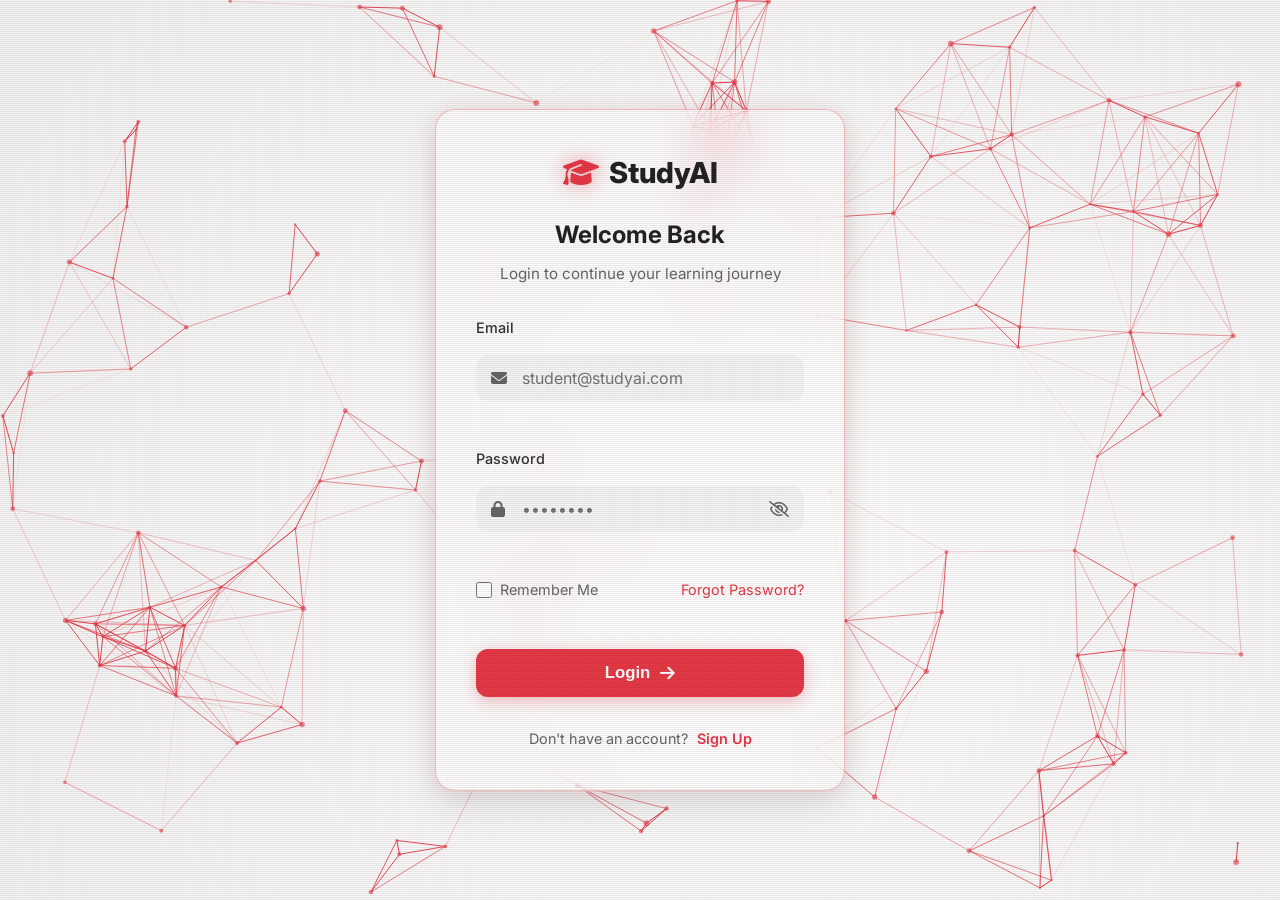
<file: login.html>
<!DOCTYPE html>
<html lang="en">
<head>
    <meta charset="UTF-8">
    <meta name="viewport" content="width=device-width, initial-scale=1.0">
    <title>Login | StudyAI</title>
    <!-- Use existing styles and login specific styles -->
    <link rel="stylesheet" href="css/style.css">
    <link rel="stylesheet" href="css/login.css">
    <link href="https://fonts.googleapis.com/css2?family=Inter:wght@300;400;500;600;700;800&display=swap" rel="stylesheet">
    <link rel="stylesheet" href="https://cdnjs.cloudflare.com/ajax/libs/font-awesome/6.4.0/css/all.min.css">
</head>
<body class="login-page">
    <!-- Sci-Fi Canvas Background -->
    <canvas id="sci-fi-bg" style="position: fixed; top: 0; left: 0; width: 100vw; height: 100vh; z-index: -1;"></canvas>
    
    <!-- Scanlines Overlay -->
    <div class="scanlines" style="position: fixed; top: 0; left: 0; width: 100vw; height: 100vh; background: linear-gradient(rgba(18, 16, 16, 0) 50%, rgba(0, 0, 0, 0.25) 50%), linear-gradient(90deg, rgba(255, 0, 0, 0.06), rgba(255, 255, 255, 0.02), rgba(230, 57, 70, 0.06)); background-size: 100% 2px, 3px 100%; z-index: 9999; pointer-events: none; opacity: 0.3;"></div>

    <div class="login-wrapper">
        <div class="login-card glass-panel">
            <div class="login-header">
                <div class="logo">
                    <i class="fa-solid fa-graduation-cap"></i>
                    <span>StudyAI</span>
                </div>
                <h2>Welcome Back</h2>
                <p>Login to continue your learning journey</p>
            </div>
            
            <form id="login-form">
                <div class="input-group">
                    <label for="email">Email</label>
                    <div class="input-field">
                        <i class="fa-solid fa-envelope"></i>
                        <input type="email" id="email" placeholder="student@studyai.com" required>
                    </div>
                    <span class="error-message" id="email-error"></span>
                </div>
                
                <div class="input-group">
                    <label for="password">Password</label>
                    <div class="input-field">
                        <i class="fa-solid fa-lock"></i>
                        <input type="password" id="password" placeholder="••••••••" required>
                        <i class="fa-regular fa-eye-slash toggle-password" id="toggle-password"></i>
                    </div>
                    <span class="error-message" id="password-error"></span>
                </div>
                
                <div class="form-actions">
                    <label class="remember-me">
                        <input type="checkbox" id="remember">
                        <span>Remember Me</span>
                    </label>
                    <a href="#" class="forgot-password">Forgot Password?</a>
                </div>
                
                <div class="form-submit">
                    <span class="error-message form-error" id="form-error"></span>
                    <button type="submit" class="btn-primary login-submit-btn" id="login-btn">
                        <span class="btn-text">Login</span>
                        <i class="fa-solid fa-arrow-right"></i>
                        <span class="loader" style="display: none;"><i class="fa-solid fa-spinner fa-spin"></i></span>
                    </button>
                </div>
            </form>
            
            <div class="login-footer">
                <p>Don't have an account? <a href="signup.html">Sign Up</a></p>
            </div>
        </div>
    </div>

    <!-- Scripts -->
    <script src="js/script.js"></script> <!-- Included to keep the sci-fi background running -->
    <script src="js/login.js"></script>
</body>
</html>
</file>
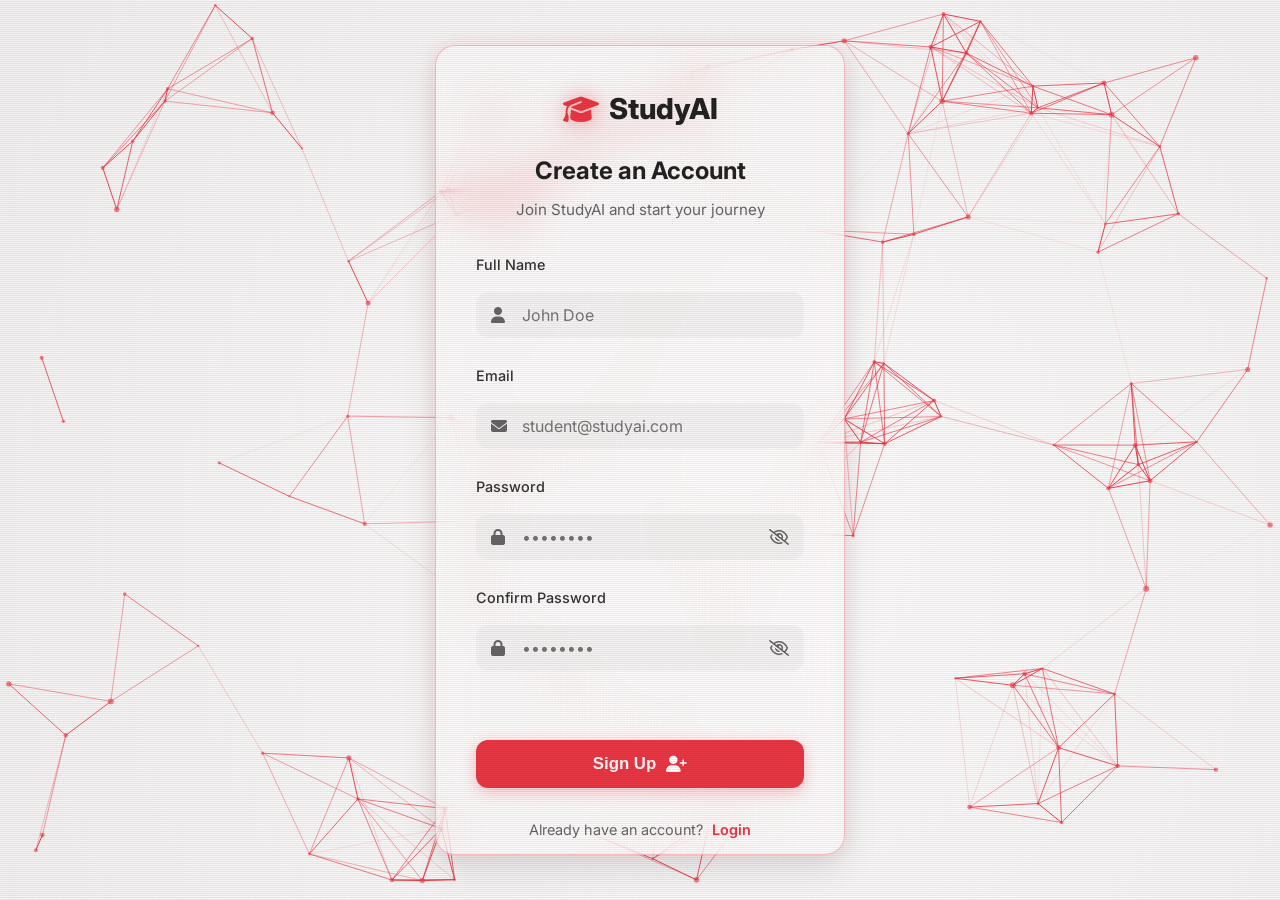
<file: signup.html>
<!DOCTYPE html>
<html lang="en">
<head>
    <meta charset="UTF-8">
    <meta name="viewport" content="width=device-width, initial-scale=1.0">
    <title>Sign Up | StudyAI</title>
    <!-- Use existing styles and login specific styles -->
    <link rel="stylesheet" href="css/style.css">
    <link rel="stylesheet" href="css/login.css">
    <link href="https://fonts.googleapis.com/css2?family=Inter:wght@300;400;500;600;700;800&display=swap" rel="stylesheet">
    <link rel="stylesheet" href="https://cdnjs.cloudflare.com/ajax/libs/font-awesome/6.4.0/css/all.min.css">
</head>
<body class="login-page">
    <!-- Sci-Fi Canvas Background -->
    <canvas id="sci-fi-bg" style="position: fixed; top: 0; left: 0; width: 100vw; height: 100vh; z-index: -1;"></canvas>
    
    <!-- Scanlines Overlay -->
    <div class="scanlines" style="position: fixed; top: 0; left: 0; width: 100vw; height: 100vh; background: linear-gradient(rgba(18, 16, 16, 0) 50%, rgba(0, 0, 0, 0.25) 50%), linear-gradient(90deg, rgba(255, 0, 0, 0.06), rgba(255, 255, 255, 0.02), rgba(230, 57, 70, 0.06)); background-size: 100% 2px, 3px 100%; z-index: 9999; pointer-events: none; opacity: 0.3;"></div>

    <div class="login-wrapper">
        <div class="login-card glass-panel" style="max-height: 90vh; overflow-y: auto;">
            <div class="login-header">
                <div class="logo">
                    <i class="fa-solid fa-graduation-cap"></i>
                    <span>StudyAI</span>
                </div>
                <h2>Create an Account</h2>
                <p>Join StudyAI and start your journey</p>
            </div>
            
            <form id="signup-form">
                <div class="input-group">
                    <label for="fullname">Full Name</label>
                    <div class="input-field">
                        <i class="fa-solid fa-user"></i>
                        <input type="text" id="fullname" placeholder="John Doe" required>
                    </div>
                    <span class="error-message" id="name-error"></span>
                </div>

                <div class="input-group">
                    <label for="email">Email</label>
                    <div class="input-field">
                        <i class="fa-solid fa-envelope"></i>
                        <input type="email" id="email" placeholder="student@studyai.com" required>
                    </div>
                    <span class="error-message" id="email-error"></span>
                </div>
                
                <div class="input-group">
                    <label for="password">Password</label>
                    <div class="input-field">
                        <i class="fa-solid fa-lock"></i>
                        <input type="password" id="password" placeholder="••••••••" required>
                        <i class="fa-regular fa-eye-slash toggle-password" id="toggle-password"></i>
                    </div>
                    <span class="error-message" id="password-error"></span>
                </div>

                <div class="input-group">
                    <label for="confirm-password">Confirm Password</label>
                    <div class="input-field">
                        <i class="fa-solid fa-lock"></i>
                        <input type="password" id="confirm-password" placeholder="••••••••" required>
                        <i class="fa-regular fa-eye-slash toggle-password" id="toggle-confirm-password"></i>
                    </div>
                    <span class="error-message" id="confirm-password-error"></span>
                </div>
                
                <div class="form-submit" style="margin-top: 15px;">
                    <span class="error-message form-error" id="form-error"></span>
                    <button type="submit" class="btn-primary login-submit-btn" id="signup-btn">
                        <span class="btn-text">Sign Up</span>
                        <i class="fa-solid fa-user-plus"></i>
                        <span class="loader" style="display: none;"><i class="fa-solid fa-spinner fa-spin"></i></span>
                    </button>
                </div>
            </form>
            
            <div class="login-footer">
                <p>Already have an account? <a href="login.html">Login</a></p>
            </div>
        </div>
    </div>

    <!-- Scripts -->
    <script src="js/script.js"></script>
    <script src="js/signup.js"></script>
</body>
</html>
</file>
<file: css/style.css>
:root {
    --primary-white: rgba(255, 255, 255, 0.7);
    --primary-red: #e63946;
    --primary-red-hover: #d62828;
    --light-red: rgba(230, 57, 70, 0.1);
    --dark-charcoal: #222222;
    --text-main: #333333;
    --text-muted: #666666;
    --bg-main: #ffffff;
    --border-color: rgba(230, 57, 70, 0.2);
    --shadow-sm: 0 2px 4px rgba(0,0,0,0.05);
    --shadow-md: 0 10px 20px rgba(0,0,0,0.08);
    --shadow-lg: 0 15px 35px rgba(230, 57, 70, 0.15);
    --border-radius: 12px;
    --border-radius-lg: 20px;
    --transition: all 0.3s ease;
}

* {
    margin: 0;
    padding: 0;
    box-sizing: border-box;
}

body {
    font-family: 'Inter', sans-serif;
    background-color: var(--bg-main);    background-image: radial-gradient(circle at center, #ffffff 0%, #f4f4f4 100%);    position: relative;    z-index: 1;
    color: var(--text-main);
    line-height: 1.6;
    overflow-x: hidden;
    scroll-behavior: smooth;
}


/* Typography */
h1, h2, h3, h4 {
    color: var(--dark-charcoal);
    font-weight: 700;
}

.section-header {
    text-align: center;
    margin-bottom: 2rem;
}
.section-header h2 {
    font-size: 2rem;
    margin-bottom: 0.5rem;
}
.section-header p {
    color: var(--text-muted);
}

/* Buttons */
.btn-primary {
    background: var(--primary-red);
    color: white;
    border: none;
    padding: 12px 24px;
    border-radius: var(--border-radius);
    font-weight: 600;
    font-size: 1rem;
    cursor: pointer;
    transition: var(--transition);
    display: inline-flex;
    align-items: center;
    justify-content: center;
    gap: 8px;
    box-shadow: 0 4px 15px rgba(230, 57, 70, 0.3);
}
.btn-primary:hover {
    background: var(--primary-red-hover);
    transform: translateY(-2px);
    box-shadow: 0 6px 20px rgba(230, 57, 70, 0.4);
}

.btn-secondary {
    background: transparent;
    color: var(--primary-red);
    border: 2px solid var(--primary-red);
    padding: 10px 24px;
    border-radius: var(--border-radius);
    font-weight: 600;
    font-size: 1rem;
    cursor: pointer;
    transition: var(--transition);
}
.btn-secondary:hover {
    background: var(--light-red);
    transform: translateY(-2px);
}

.btn-outline {
    background: transparent;
    border: 1px solid var(--border-color);
    color: var(--text-muted);
    padding: 6px 12px;
    border-radius: 20px;
    font-size: 0.85rem;
    cursor: pointer;
    transition: var(--transition);
}
.btn-outline:hover {
    background: var(--light-red);
    color: var(--primary-red);
    border-color: var(--primary-red);
}
.btn-sm { padding: 6px 12px; font-size: 0.85rem; }
.full-width { width: 100%; }
.mt-10 { margin-top: 10px; }

/* Cards */
.card {
    background: var(--primary-white);    backdrop-filter: blur(12px);    -webkit-backdrop-filter: blur(12px);
    border-radius: var(--border-radius-lg);
    padding: 2rem;
    box-shadow: var(--shadow-md);
    border: 1px solid var(--border-color);
    transition: var(--transition);
}
.card:hover {
    box-shadow: var(--shadow-lg);
}

/* Navbar */
.navbar {
    background: rgba(255, 255, 255, 0.85);
    backdrop-filter: blur(10px);
    position: sticky;
    top: 0;
    z-index: 1000;
    box-shadow: var(--shadow-sm);
    transition: var(--transition);
}
.navbar.scrolled {
    box-shadow: var(--shadow-md);
}
.nav-container {
    max-width: 1200px;
    margin: 0 auto;
    padding: 1rem 2rem;
    display: flex;
    justify-content: space-between;
    align-items: center;
}
.logo {
    display: flex;
    align-items: center;
    gap: 10px;
    font-size: 1.5rem;
    font-weight: 800;
    color: var(--dark-charcoal);
}
.logo i { color: var(--primary-red); }
.nav-links {
    display: flex;
    gap: 2rem;
    list-style: none;
}
.nav-links a {
    text-decoration: none;
    color: var(--text-main);
    font-weight: 500;
    transition: var(--transition);
}
.nav-links a:hover { color: var(--primary-red); }
.nav-right {
    display: flex;
    align-items: center;
    gap: 1.5rem;
}
.notification-icon {
    font-size: 1.2rem;
    cursor: pointer;
    color: var(--text-muted);
    transition: var(--transition);
}
.notification-icon:hover { color: var(--primary-red); }
.profile-avatar img {
    width: 40px;
    height: 40px;
    border-radius: 50%;
    object-fit: cover;
    border: 2px solid var(--primary-red);
}
.hamburger {
    display: none;
    font-size: 1.5rem;
    cursor: pointer;
}

/* Mobile Menu */
.mobile-menu {
    position: fixed;
    top: 70px;
    left: 0;
    width: 100%;
    background: var(--primary-white);    backdrop-filter: blur(12px);    -webkit-backdrop-filter: blur(12px);
    padding: 1rem;
    box-shadow: var(--shadow-md);
    transform: translateY(-100%);
    opacity: 0;
    transition: var(--transition);
    z-index: 999;
    pointer-events: none;
}
.mobile-menu.active {
    transform: translateY(0);
    opacity: 1;
    pointer-events: auto;
}
.mobile-menu a {
    display: block;
    padding: 10px;
    text-decoration: none;
    color: var(--text-main);
    font-weight: 500;
    border-bottom: 1px solid var(--border-color);
}

/* Layout */
section {
    max-width: 1200px;
    margin: 4rem auto;
    padding: 0 2rem;
}

/* Hero Section */
.hero {
    display: flex;
    align-items: center;
    justify-content: space-between;
    min-height: 80vh;
    padding: 2rem;
    max-width: 1200px;
    margin: 0 auto;
}
.hero-content {
    flex: 1;
    padding-right: 2rem;
}
.hero-content h1 {
    font-size: 3.5rem;
    line-height: 1.2;
    margin-bottom: 1.5rem;
    color: var(--dark-charcoal);
}
.hero-content p {
    font-size: 1.2rem;
    color: var(--text-muted);
    margin-bottom: 2rem;
    max-width: 500px;
}
.hero-buttons {
    display: flex;
    gap: 1rem;
}
.hero-visual {
    flex: 1;
    position: relative;
    height: 500px;
    display: flex;
    align-items: center;
    justify-content: center;
}
.ai-orb {
    position: relative;
    width: 200px;
    height: 200px;
    display: flex;
    align-items: center;
    justify-content: center;
}
.orb-core {
    width: 100px;
    height: 100px;
    background: var(--primary-red);
    border-radius: 50%;
    box-shadow: 0 0 30px rgba(230, 57, 70, 0.6);
    animation: pulse 3s infinite;
}
.orb-ring {
    position: absolute;
    border: 2px solid rgba(230, 57, 70, 0.3);
    border-radius: 50%;
}
.ring-1 {
    width: 160px;
    height: 160px;
    animation: spin 10s linear infinite;
    border-top-color: var(--primary-red);
}
.ring-2 {
    width: 220px;
    height: 220px;
    animation: spin-reverse 15s linear infinite;
    border-bottom-color: var(--primary-red);
}
.floating-card {
    position: absolute;
    background: var(--primary-white);
    padding: 10px 20px;
    border-radius: 20px;
    box-shadow: var(--shadow-md);
    font-weight: 600;
    color: var(--dark-charcoal);
    display: flex;
    align-items: center;
    gap: 8px;
    font-size: 0.9rem;
    border: 1px solid var(--border-color);
}
.floating-card i { color: var(--primary-red); }
.fc-1 { top: 20%; left: 0; animation: float 4s ease-in-out infinite; }
.fc-2 { bottom: 20%; right: 0; animation: float 5s ease-in-out infinite reverse; }
.fc-3 { top: 70%; left: 10%; animation: float 6s ease-in-out infinite; }

/* Dashboard Stats */
.dashboard-stats {
    display: grid;
    grid-template-columns: repeat(auto-fit, minmax(200px, 1fr));
    gap: 1.5rem;
    margin-top: -3rem;
    position: relative;
    z-index: 10;
}
.stat-card {
    background: var(--primary-white);
    padding: 1.5rem;
    border-radius: var(--border-radius);
    box-shadow: var(--shadow-md);
    display: flex;
    align-items: center;
    gap: 1rem;
    border: 1px solid var(--border-color);
}
.stat-icon {
    width: 50px;
    height: 50px;
    background: var(--light-red);
    color: var(--primary-red);
    border-radius: 12px;
    display: flex;
    align-items: center;
    justify-content: center;
    font-size: 1.5rem;
}
.stat-info p { font-size: 0.8rem; color: var(--text-muted); font-weight: 600; }
.stat-info h3 { font-size: 1.5rem; display: inline; }
.stat-info .unit { font-size: 0.9rem; color: var(--text-muted); }

/* Problem Input */
.problem-section textarea {
    width: 100%;
    height: 120px;
    padding: 1rem;
    border: 2px solid var(--border-color);
    border-radius: var(--border-radius);
    resize: none;
    font-family: inherit;
    font-size: 1rem;
    margin-bottom: 1.5rem;
    transition: var(--transition);
}
.problem-section textarea:focus {
    outline: none;
    border-color: var(--primary-red);
    box-shadow: 0 0 0 3px rgba(230,57,70,0.1);
}
.form-options {
    display: grid;
    grid-template-columns: repeat(auto-fit, minmax(200px, 1fr));
    gap: 1rem;
    margin-bottom: 1.5rem;
}
.input-group label {
    display: block;
    font-size: 0.85rem;
    font-weight: 600;
    color: var(--dark-charcoal);
    margin-bottom: 0.5rem;
}
.input-group input, .input-group select {
    width: 100%;
    padding: 10px;
    border: 1px solid var(--border-color);
    border-radius: 8px;
    font-family: inherit;
}
.ai-response-card {
    background: var(--light-red);
    border-radius: var(--border-radius-lg);
    padding: 2rem;
    margin-top: 2rem;
    display: none; /* hidden initially */
    border: 1px solid rgba(230,57,70,0.2);
    animation: slideUp 0.5s ease;
}
.ai-header {
    display: flex;
    align-items: center;
    gap: 1rem;
    margin-bottom: 1.5rem;
}
.ai-avatar {
    width: 40px;
    height: 40px;
    background: var(--primary-red);
    color: white;
    border-radius: 50%;
    display: flex;
    align-items: center;
    justify-content: center;
}
.response-grid {
    display: grid;
    grid-template-columns: repeat(auto-fit, minmax(150px, 1fr));
    gap: 1rem;
    margin-bottom: 1.5rem;
}
.response-item {
    background: var(--primary-white);
    padding: 1rem;
    border-radius: 12px;
    text-align: center;
    box-shadow: var(--shadow-sm);
}
.response-item i { color: var(--primary-red); font-size: 1.5rem; margin-bottom: 0.5rem; }
.response-item h4 { font-size: 1.2rem; }
.response-item p { font-size: 0.85rem; color: var(--text-muted); }
.response-strategy {
    background: var(--primary-white);
    padding: 1.5rem;
    border-radius: 12px;
    border-left: 4px solid var(--primary-red);
}

/* Insights */
.insights-container {
    display: flex;
    flex-direction: column;
    gap: 1rem;
}
.insight-card {
    background: var(--primary-white);
    padding: 1.2rem;
    border-radius: 12px;
    display: flex;
    align-items: center;
    gap: 1rem;
    border-left: 4px solid var(--primary-red);
    box-shadow: var(--shadow-sm);
    transition: var(--transition);
}
.insight-card:hover { transform: translateX(5px); }
.insight-card.info { border-left-color: #3a86ff; }
.insight-card.warning { border-left-color: #ffb703; }
.insight-card.success { border-left-color: #38b000; }
.insight-card.fire { border-left-color: var(--primary-red); }
.insight-icon { font-size: 1.5rem; }

/* Study Plan Timeline */
.timeline {
    position: relative;
    max-width: 800px;
    margin: 0 auto;
}
.timeline::after {
    content: '';
    position: absolute;
    width: 2px;
    background-color: var(--border-color);
    top: 0;
    bottom: 0;
    left: 20px;
}
.timeline-item {
    padding: 10px 40px;
    position: relative;
    background-color: inherit;
    width: 100%;
    margin-bottom: 1.5rem;
}
.timeline-item::after {
    content: '';
    position: absolute;
    width: 16px;
    height: 16px;
    background-color: var(--primary-white);
    border: 3px solid var(--primary-red);
    border-radius: 50%;
    top: 15px;
    left: 13px;
    z-index: 1;
}
.timeline-item.completed::after {
    background-color: var(--primary-red);
    box-shadow: 0 0 0 4px var(--light-red);
}
.timeline-content {
    background: var(--primary-white);
    padding: 1.5rem;
    border-radius: 12px;
    box-shadow: var(--shadow-sm);
    border: 1px solid var(--border-color);
    transition: var(--transition);
}
.timeline-content:hover { box-shadow: var(--shadow-md); }
.timeline-content h3 { margin-bottom: 0.5rem; color: var(--primary-red); font-size: 1.1rem; }
.timeline-task {
    display: flex;
    align-items: center;
    gap: 10px;
    margin-top: 8px;
    padding: 8px;
    border-radius: 8px;
    transition: var(--transition);
}
.timeline-task:hover { background: var(--bg-main); }
.task-checkbox {
    width: 20px;
    height: 20px;
    cursor: pointer;
    accent-color: var(--primary-red);
}
.task-text { font-size: 0.95rem; }
.task-completed .task-text { text-decoration: line-through; color: var(--text-muted); }

.empty-state {
    text-align: center;
    color: var(--text-muted);
    padding: 2rem;
    font-style: italic;
    background: var(--primary-white);
    border-radius: 12px;
    border: 1px dashed var(--border-color);
}

/* Grid Layout for Priority and Schedule */
.grid-layout {
    display: grid;
    grid-template-columns: 1fr 1fr;
    gap: 2rem;
    max-width: 1200px;
    margin: 0 auto;
}

/* Priority Cards */
.priority-item {
    display: flex;
    justify-content: space-between;
    align-items: center;
    padding: 1rem;
    border-radius: 12px;
    margin-bottom: 1rem;
    border: 1px solid var(--border-color);
}
.priority-high { border-left: 4px solid var(--primary-red); background: var(--light-red); }
.priority-medium { border-left: 4px solid #f77f00; background: #fff8f0; }
.priority-low { border-left: 4px solid #38b000; background: #f3faf1; }
.priority-title { font-weight: 600; }
.priority-label { font-size: 0.75rem; text-transform: uppercase; font-weight: 700; }
.priority-high .priority-label { color: var(--primary-red); }
.priority-medium .priority-label { color: #f77f00; }
.priority-low .priority-label { color: #38b000; }

/* Daily Schedule */
.schedule-item {
    display: flex;
    gap: 1.5rem;
    padding: 1rem;
    border-bottom: 1px solid var(--border-color);
    transition: var(--transition);
}
.schedule-item:last-child { border-bottom: none; }
.schedule-item:hover { background: var(--bg-main); border-radius: 8px; }
.schedule-time {
    font-weight: 700;
    color: var(--primary-red);
    min-width: 80px;
}
.schedule-desc { font-weight: 500; }

/* Progress Section */
.progress-grid {
    display: grid;
    grid-template-columns: repeat(auto-fit, minmax(300px, 1fr));
    gap: 1.5rem;
}
.progress-card { text-align: center; }
.circular-progress {
    position: relative;
    width: 150px;
    height: 150px;
    border-radius: 50%;
    background: conic-gradient(var(--primary-red) 0deg, var(--border-color) 0deg);
    display: flex;
    align-items: center;
    justify-content: center;
    margin: 1.5rem auto;
}
.circular-progress::before {
    content: "";
    position: absolute;
    width: 120px;
    height: 120px;
    border-radius: 50%;
    background-color: var(--primary-white);
}
.value-container {
    position: relative;
    font-size: 2rem;
    font-weight: 700;
    color: var(--dark-charcoal);
}
.details-card { text-align: left; }
.progress-bar-item { margin-top: 1.5rem; }
.bar-header { display: flex; justify-content: space-between; margin-bottom: 8px; font-size: 0.9rem; font-weight: 500;}
.bar-track { width: 100%; height: 8px; background: var(--bg-main); border-radius: 4px; overflow: hidden; }
.bar-fill { height: 100%; background: var(--primary-red); width: 0%; transition: width 1s ease; }

.streak-card h2 { font-size: 2.5rem; color: var(--primary-red); margin: 1rem 0; }
.streak-calendar {
    display: flex;
    justify-content: center;
    gap: 10px;
    margin-top: 1rem;
}
.streak-calendar .day {
    display: flex;
    flex-direction: column;
    align-items: center;
    gap: 5px;
}
.day-name { font-size: 0.7rem; color: var(--text-muted); font-weight: 600; }
.day .circle {
    width: 24px; height: 24px; border-radius: 50%;
    background: var(--bg-main); border: 1px solid var(--border-color);
    transition: var(--transition);
}
.day.active .circle {
    background: var(--primary-red); border-color: var(--primary-red);
    position: relative;
}
.day.active .circle::after {
    content: '✓'; color: white; font-size: 0.7rem;
    position: absolute; top: 50%; left: 50%; transform: translate(-50%, -50%);
}

/* Doubt Solver */
.chat-history {
    height: 300px;
    overflow-y: auto;
    padding: 1rem;
    background: var(--bg-main);
    border-radius: 12px;
    margin-bottom: 1rem;
    display: flex;
    flex-direction: column;
    gap: 1rem;
}
.chat-msg {
    display: flex;
    gap: 10px;
    max-width: 80%;
}
.chat-msg.ai-msg { align-self: flex-start; }
.chat-msg.user-msg { align-self: flex-end; flex-direction: row-reverse; }
.chat-msg .avatar {
    width: 32px; height: 32px; border-radius: 50%;
    display: flex; align-items: center; justify-content: center;
    flex-shrink: 0;
}
.ai-msg .avatar { background: var(--primary-red); color: white; }
.user-msg .avatar { background: var(--dark-charcoal); color: white; }
.msg-content {
    background: var(--primary-white); padding: 10px 15px; border-radius: 12px;
    box-shadow: var(--shadow-sm); font-size: 0.95rem;
}
.ai-msg .msg-content { border-top-left-radius: 0; }
.user-msg .msg-content { border-top-right-radius: 0; background: var(--dark-charcoal); color: white;}
.chat-input-area textarea {
    width: 100%; height: 80px; padding: 10px;
    border: 1px solid var(--border-color); border-radius: 8px; resize: none;
    font-family: inherit; margin-bottom: 10px;
}
.quick-actions { display: flex; gap: 10px; flex-wrap: wrap; }

/* Footer */
footer {
    background: var(--dark-charcoal); color: white; padding: 4rem 2rem 2rem;
    margin-top: 4rem; text-align: center;
}
.footer-logo { font-size: 1.5rem; font-weight: 800; margin-bottom: 1rem; }
.footer-logo i { color: var(--primary-red); }
.tagline { color: #666666; margin-bottom: 2rem; }
.footer-links { display: flex; justify-content: center; gap: 2rem; margin-bottom: 2rem; }
.footer-links a { color: white; text-decoration: none; transition: var(--transition); }
.footer-links a:hover { color: var(--primary-red); }
.footer-bottom { border-top: 1px solid rgba(255,255,255,0.1); padding-top: 2rem; color: #666666; font-size: 0.9rem; }

/* Toast */
.toast {
    position: fixed; bottom: 20px; right: 20px;
    background: var(--dark-charcoal); color: white;
    padding: 12px 24px; border-radius: 8px;
    box-shadow: var(--shadow-lg); transform: translateY(100px);
    opacity: 0; transition: var(--transition); z-index: 9999;
    font-weight: 500; display: flex; align-items: center; gap: 10px;
}
.toast.show { transform: translateY(0); opacity: 1; }

/* Animations */
@keyframes float {
    0%, 100% { transform: translateY(0); }
    50% { transform: translateY(-15px); }
}
@keyframes pulse {
    0% { transform: scale(1); opacity: 1; }
    50% { transform: scale(1.05); opacity: 0.8; }
    100% { transform: scale(1); opacity: 1; }
}
@keyframes spin { 100% { transform: rotate(360deg); } }
@keyframes spin-reverse { 100% { transform: rotate(-360deg); } }
@keyframes slideUp {
    from { opacity: 0; transform: translateY(20px); }
    to { opacity: 1; transform: translateY(0); }
}

.fade-in { opacity: 0; transform: translateY(30px); transition: opacity 0.6s ease, transform 0.6s ease; }
.fade-in.visible { opacity: 1; transform: translateY(0); }

/* Responsive */
@media (max-width: 992px) {
    .grid-layout { grid-template-columns: 1fr; }
    .hero { flex-direction: column; text-align: center; }
    .hero-content { padding-right: 0; margin-bottom: 3rem; }
    .hero-content p { margin: 0 auto 2rem; }
    .hero-buttons { justify-content: center; }
}
@media (max-width: 768px) {
    .nav-links { display: none; }
    .hamburger { display: block; }
    .hero-content h1 { font-size: 2.5rem; }
    .floating-card { display: none; }
    .dashboard-stats { grid-template-columns: 1fr 1fr; }
}
@media (max-width: 480px) {
    .dashboard-stats { grid-template-columns: 1fr; }
    .form-options { grid-template-columns: 1fr; }
    .hero-buttons { flex-direction: column; }
    .timeline::after { left: 15px; }
    .timeline-item { padding: 10px 10px 10px 30px; }
    .timeline-item::after { left: 8px; }
}
</file>
<file: css/login.css>
/* login.css */

/* Login Button in Navbar */
.login-btn {
    display: inline-flex;
    align-items: center;
    justify-content: center;
    padding: 8px 24px;
    background: rgba(230, 57, 70, 0.1);
    color: var(--primary-red);
    text-decoration: none;
    font-weight: 600;
    border: 1px solid var(--border-color);
    border-radius: 50px;
    transition: var(--transition);
    margin-right: 15px;
    font-size: 0.95rem;
}

.login-btn:hover {
    background: var(--primary-red);
    color: var(--bg-main);
    box-shadow: 0 0 15px rgba(230, 57, 70, 0.4);
    transform: translateY(-2px);
}

.login-btn:active {
    transform: translateY(0);
}

.login-btn-mobile {
    display: none;
    margin-top: 15px;
    padding: 10px;
    background: rgba(230, 57, 70, 0.1);
    color: var(--primary-red);
    text-decoration: none;
    text-align: center;
    border: 1px solid var(--border-color);
    border-radius: var(--border-radius);
    font-weight: 600;
}

@media (max-width: 768px) {
    .login-btn {
        display: none;
        /* Hide desktop button on mobile */
    }

    .login-btn-mobile {
        display: block;
        /* Show in mobile menu */
    }
}

/* Login Page Specific Styles */
.login-page {
    display: flex;
    align-items: center;
    justify-content: center;
    min-height: 100vh;

    background-size: 120% 120%;
    background-position: 0% 0%;
    background-repeat: no-repeat;
    background-attachment: fixed;
    animation: panBackground 40s linear infinite alternate;
}

@keyframes panBackground {
    0% {
        background-position: 0% 0%;
    }

    100% {
        background-position: 100% 100%;
    }
}

.login-wrapper {
    width: 100%;
    max-width: 450px;
    padding: 20px;
    z-index: 10;
    display: flex;
    justify-content: center;
    align-items: center;
}

.login-card {
    width: 100%;
    padding: 40px;
    background: rgba(255, 255, 255, 0.5);
    backdrop-filter: blur(20px);
    -webkit-backdrop-filter: blur(20px);
    border: 1px solid rgba(230, 57, 70, 0.3);
    border-radius: var(--border-radius-lg);
    box-shadow: 0 15px 35px rgba(0, 0, 0, 0.1), 0 0 20px rgba(230, 57, 70, 0.1);
    animation: fadeIn 0.5s ease-out;
}

@keyframes fadeIn {
    from {
        opacity: 0;
        transform: translateY(20px);
    }

    to {
        opacity: 1;
        transform: translateY(0);
    }
}

.login-header {
    text-align: center;
    margin-bottom: 30px;
}

.login-header .logo {
    display: inline-flex;
    align-items: center;
    gap: 10px;
    font-size: 1.8rem;
    font-weight: 800;
    color: var(--dark-charcoal);
    margin-bottom: 20px;
}

.login-header .logo i {
    color: var(--primary-red);
    filter: drop-shadow(0 0 10px rgba(230, 57, 70, 0.5));
}

.login-header h2 {
    color: var(--dark-charcoal);
    font-size: 1.5rem;
    margin-bottom: 8px;
}

.login-header p {
    color: var(--text-muted);
    font-size: 0.95rem;
}

/* Form Styles */
#login-form {
    display: flex;
    flex-direction: column;
    gap: 20px;
}

.input-group {
    display: flex;
    flex-direction: column;
    gap: 8px;
}

.input-group label {
    font-size: 0.9rem;
    font-weight: 500;
    color: var(--text-main);
}

.input-field {
    position: relative;
    display: flex;
    align-items: center;
}

.input-field i {
    position: absolute;
    left: 15px;
    color: var(--text-muted);
    font-size: 1rem;
    transition: var(--transition);
}

.input-field input {
    width: 100%;
    padding: 12px 15px 12px 45px;
    background: rgba(240, 240, 240, 0.6);
    border: 1px solid rgba(255, 255, 255, 0.1);
    border-radius: var(--border-radius);
    color: var(--dark-charcoal);
    font-family: 'Inter', sans-serif;
    font-size: 1rem;
    transition: var(--transition);
}

.input-field input:focus {
    outline: none;
    border-color: var(--primary-red);
    box-shadow: 0 0 0 2px rgba(230, 57, 70, 0.2);
}

.input-field input:focus+i,
.input-field input:focus~i {
    color: var(--primary-red);
}

.toggle-password {
    position: absolute;
    right: 15px;
    left: auto !important;
    cursor: pointer;
}

.toggle-password:hover {
    color: var(--text-main) !important;
}

.error-message {
    color: #ff4d4d;
    font-size: 0.85rem;
    min-height: 18px;
    display: block;
    opacity: 0;
    transition: opacity 0.2s ease;
}

.error-message.visible {
    opacity: 1;
}

.form-error {
    text-align: center;
    margin-bottom: 10px;
}

.input-field.error input {
    border-color: #ff4d4d;
    background: rgba(255, 77, 77, 0.05);
}

.input-field.error i:first-child {
    color: #ff4d4d;
}

/* Actions */
.form-actions {
    display: flex;
    justify-content: space-between;
    align-items: center;
    font-size: 0.9rem;
}

.remember-me {
    display: flex;
    align-items: center;
    gap: 8px;
    cursor: pointer;
    color: var(--text-muted);
}

.remember-me input {
    accent-color: var(--primary-red);
    width: 16px;
    height: 16px;
    cursor: pointer;
}

.forgot-password {
    color: var(--primary-red);
    text-decoration: none;
    transition: var(--transition);
}

.forgot-password:hover {
    text-decoration: underline;
    text-shadow: 0 0 10px rgba(230, 57, 70, 0.3);
}

/* Submit Button */
.login-submit-btn {
    width: 100%;
    padding: 14px;
    font-size: 1.05rem;
    display: flex;
    justify-content: center;
    align-items: center;
    gap: 10px;
    position: relative;
    overflow: hidden;
}

.login-submit-btn:disabled {
    opacity: 0.7;
    cursor: not-allowed;
}

.login-footer {
    margin-top: 30px;
    text-align: center;
    font-size: 0.9rem;
    color: var(--text-muted);
}

.login-footer a {
    color: var(--primary-red);
    text-decoration: none;
    font-weight: 600;
    margin-left: 5px;
    transition: var(--transition);
}

.login-footer a:hover {
    text-decoration: underline;
    text-shadow: 0 0 10px rgba(230, 57, 70, 0.3);
}

/* Responsiveness */
@media (max-width: 480px) {
    .login-wrapper {
        padding: 15px;
    }

    .login-card {
        padding: 30px 20px;
        width: 100%;
        max-width: 100%;
    }

    .login-header h2 {
        font-size: 1.3rem;
    }
}

@keyframes shake {

    0%,
    100% {
        transform: translateX(0);
    }

    10%,
    30%,
    50%,
    70%,
    90% {
        transform: translateX(-5px);
    }

    20%,
    40%,
    60%,
    80% {
        transform: translateX(5px);
    }
}

.shake {
    animation: shake 0.5s;
}
</file>
